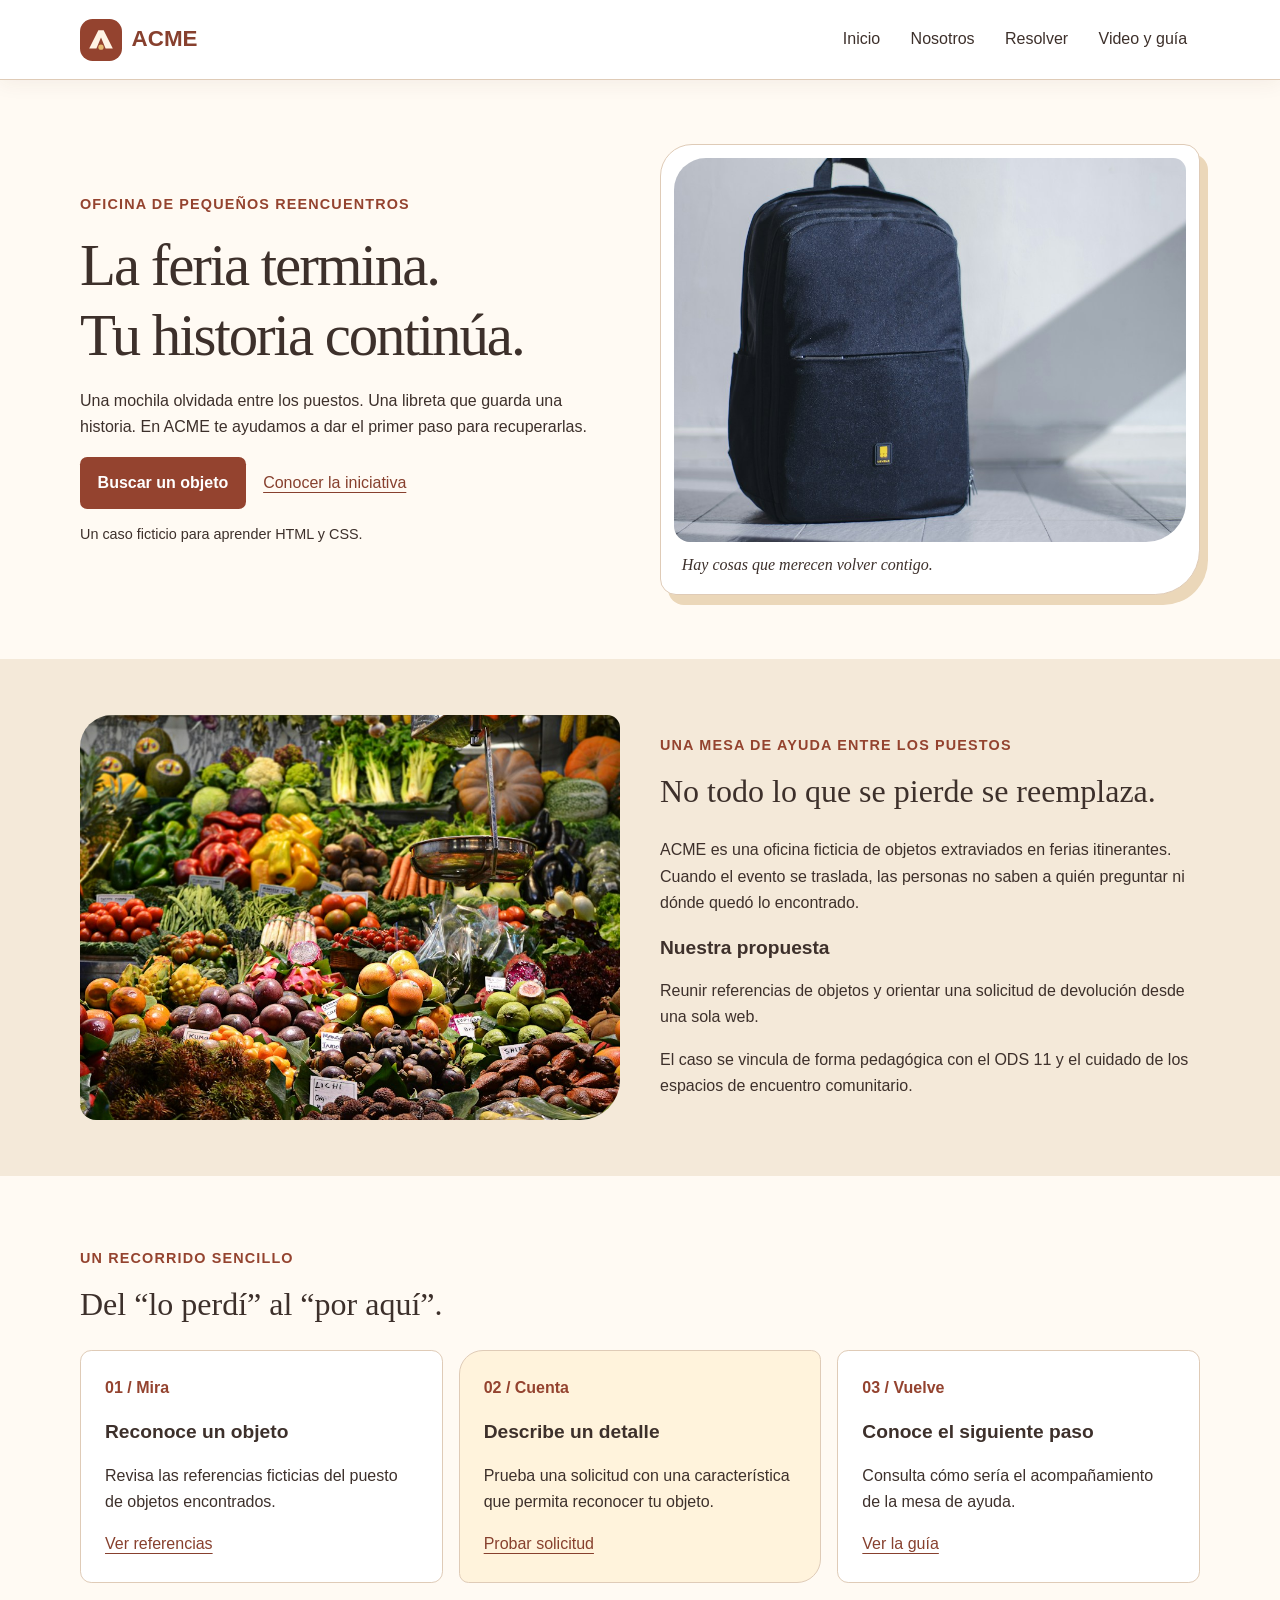
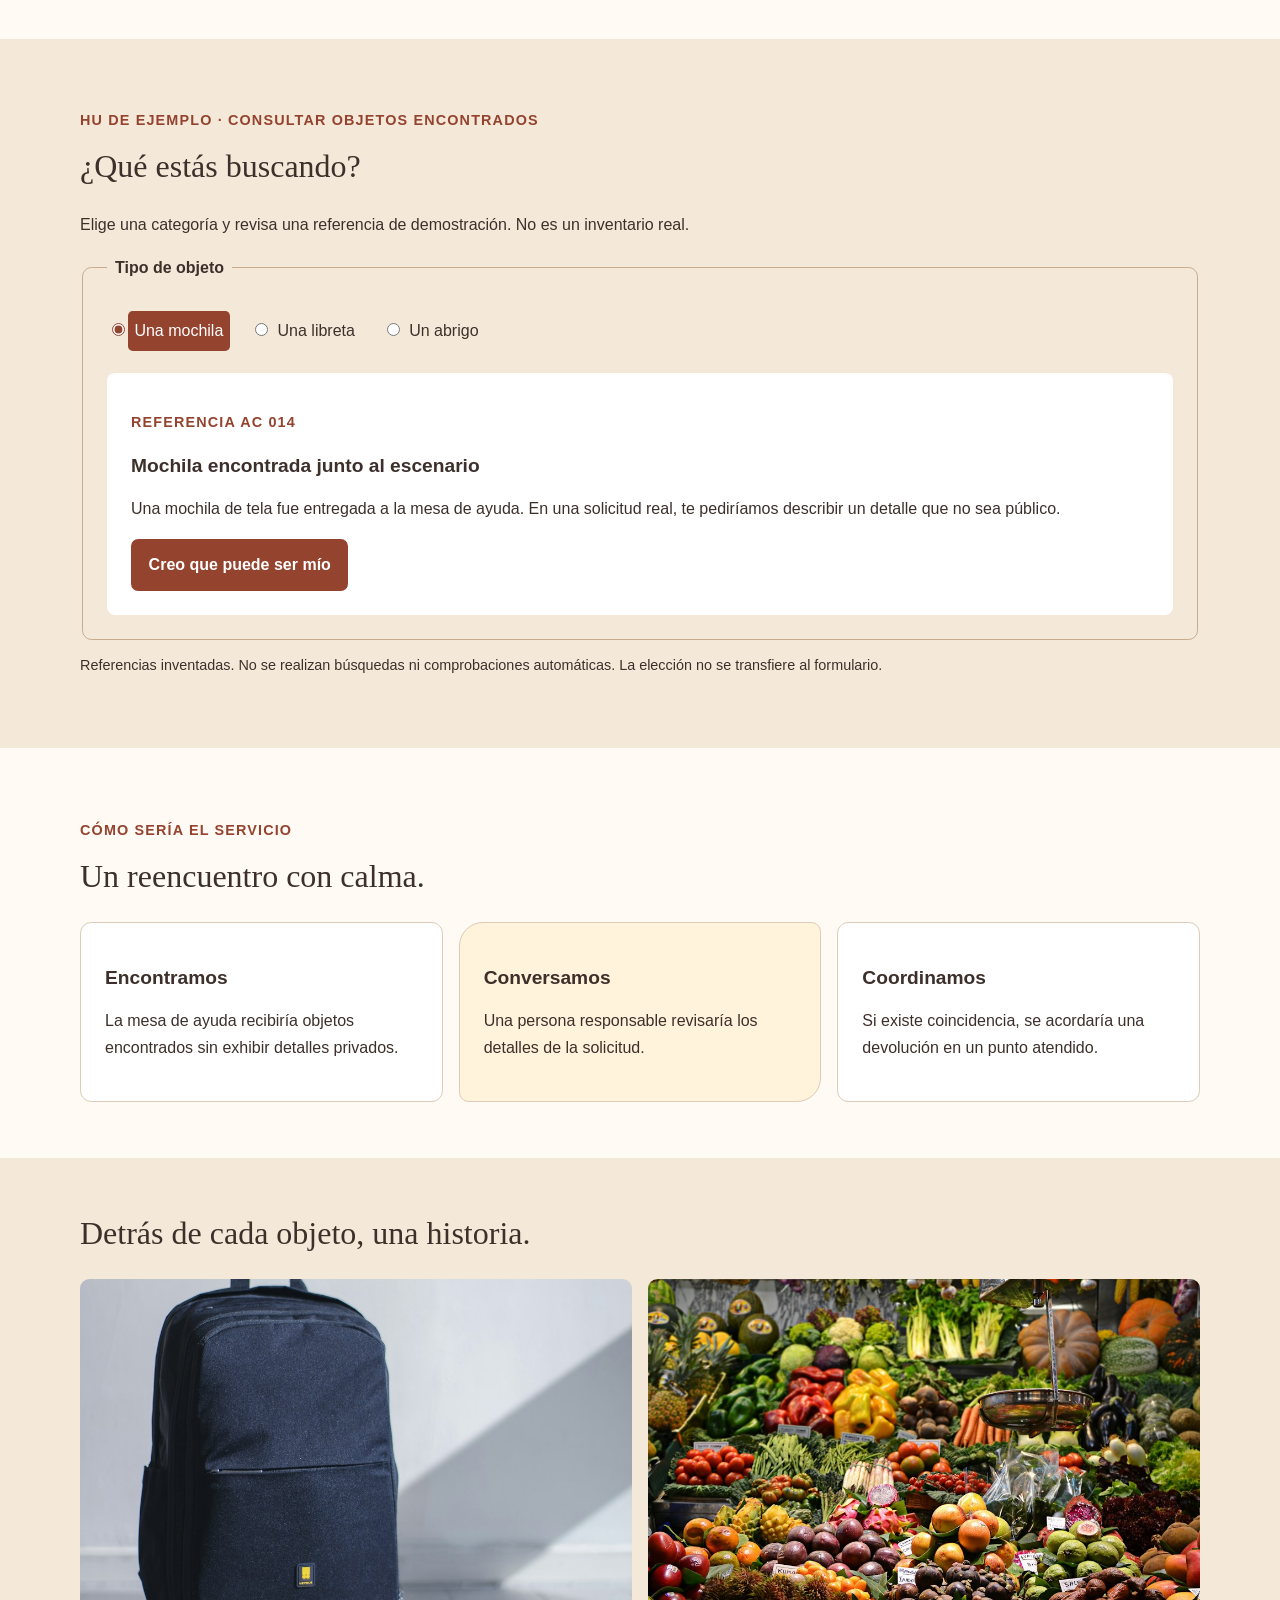
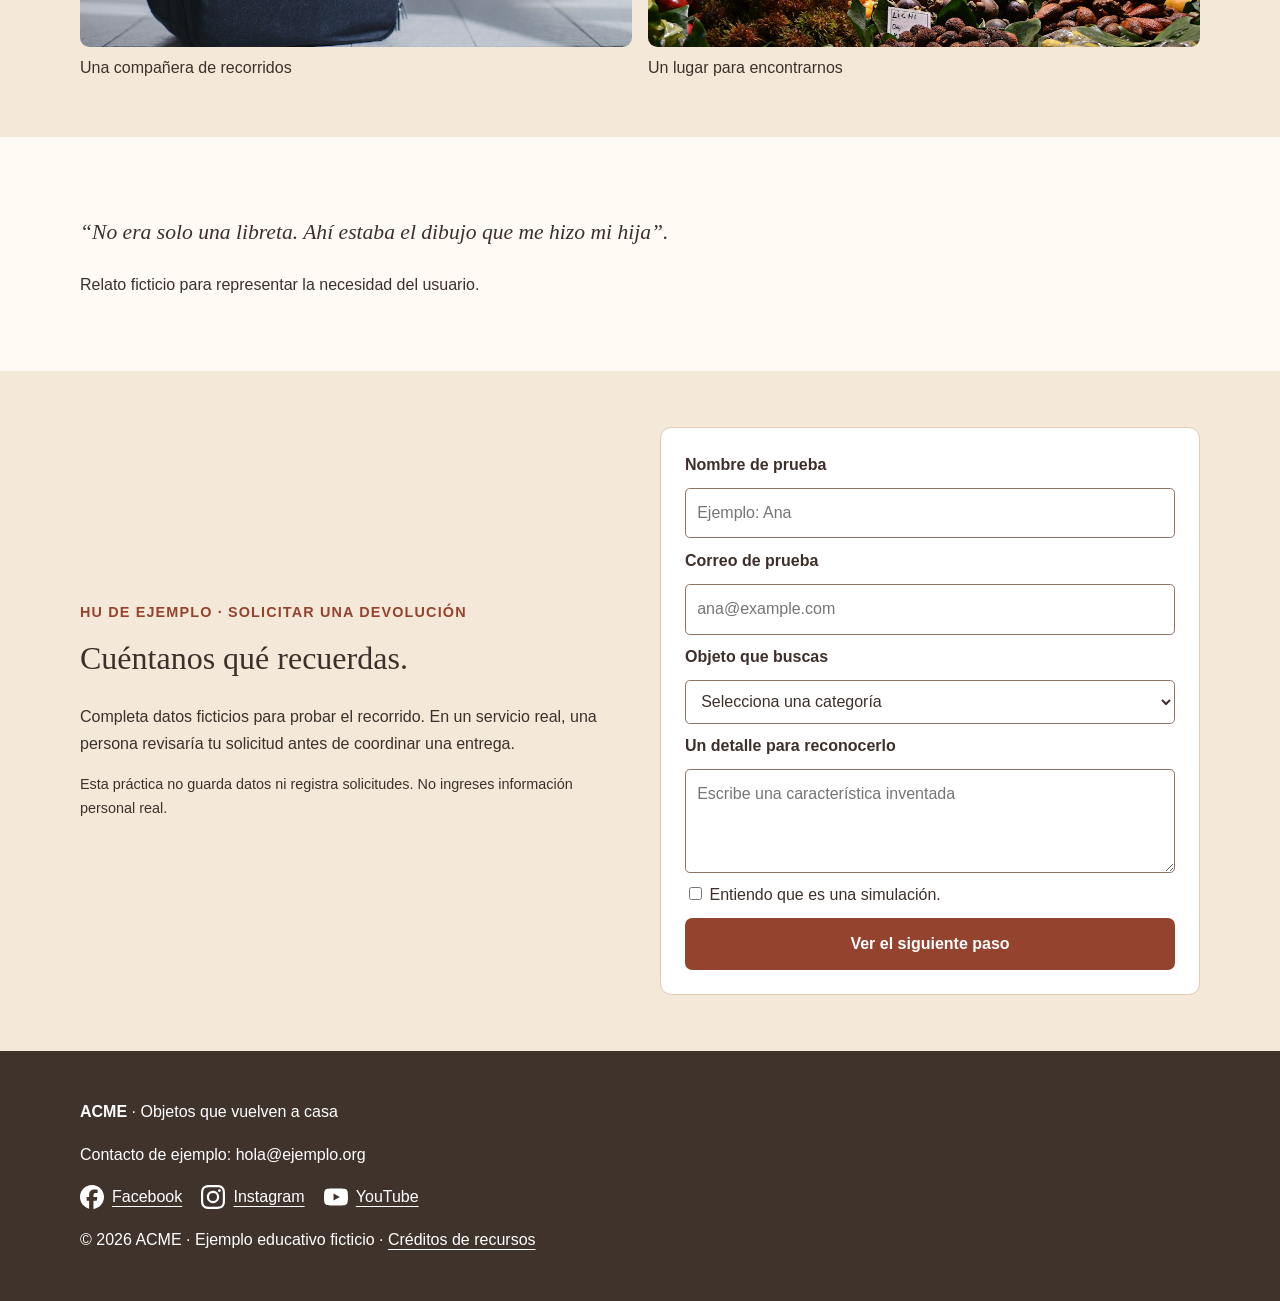
<file: index.html>
<!DOCTYPE html>
<html lang="es">
<head>
  <meta charset="UTF-8">
  <!-- PASO 1: permite que el navegador use el ancho real del celular. -->
  <meta name="viewport" content="width=device-width, initial-scale=1.0">
  <title>Inicio | ACME</title>
  <!-- PASO 2: conectar este HTML con el archivo CSS compartido. -->
  <link rel="stylesheet" href="css/estilos.css">
  <!-- Este icono aparece en la pestaña del navegador. -->
  <link rel="icon" type="image/svg+xml" href="iconos/favicon.svg">
</head>
<body>
<a class="saltar" href="#contenido">Saltar al contenido</a>
<!-- PASO 3: este header permanece visible con position: sticky en CSS. -->
<header class="cabecera">
  <div class="contenedor barra">
    <a class="marca" href="index.html"><img src="iconos/favicon.svg" alt="" width="42" height="42">ACME</a>
    <!-- PASO 4: la lista principal se ordena horizontalmente con Flexbox. -->
    <nav aria-label="Navegación principal">
      <ul class="menu">
        <li><a href="index.html#inicio">Inicio</a></li>
        <li><a href="index.html#nosotros">Nosotros</a></li>
        <li>
          <!-- details abre el submenú con clic, Enter o toque; no necesita JS. -->
          <details class="desplegable">
            <summary>Resolver</summary>
            <!-- Esta lista es el menú vertical desplegable. -->
            <ul class="submenu">
              <li><a href="index.html#servicios">Servicios</a></li>
              <li><a href="index.html#orientador">Ver objetos</a></li>
              <li><a href="index.html#contacto">Solicitar devolución</a></li>
            </ul>
          </details>
        </li>
        
        
        <li><a href="recursos.html">Video y guía</a></li>
      </ul>
    </nav>
  </div>
</header>
<main id="contenido">
  <!-- PASO 5: el inicio está en la sección, no en el header sticky. -->
  <section id="inicio" class="hero contenedor dos-columnas" aria-labelledby="titulo">
    <div><p class="etiqueta">Oficina de pequeños reencuentros</p>
      <h1 id="titulo">La feria termina.<br>Tu historia continúa.</h1>
      <p>Una mochila olvidada entre los puestos. Una libreta que guarda una historia. En ACME te ayudamos a dar el primer paso para recuperarlas.</p>
      <a class="boton" href="#orientador">Buscar un objeto</a>
      <a class="enlace" href="recursos.html">Conocer la iniciativa</a>
      <p class="nota">Un caso ficticio para aprender HTML y CSS.</p>
    </div>
    <figure class="postal"><img class="foto" src="imagenes/mochila.jpg" alt="Mochila preparada para una salida" width="1000" height="667"><figcaption>Hay cosas que merecen volver contigo.</figcaption></figure>
  </section>
  <section id="nosotros" class="seccion fondo"><div class="contenedor dos-columnas">
    <img class="foto" src="imagenes/feria.jpg" alt="Productos y puestos de una feria" width="1000" height="667" loading="lazy">
    <div><p class="etiqueta">Una mesa de ayuda entre los puestos</p><h2>No todo lo que se pierde se reemplaza.</h2><p>ACME es una oficina ficticia de objetos extraviados en ferias itinerantes. Cuando el evento se traslada, las personas no saben a quién preguntar ni dónde quedó lo encontrado.</p><h3>Nuestra propuesta</h3><p>Reunir referencias de objetos y orientar una solicitud de devolución desde una sola web.</p><p>El caso se vincula de forma pedagógica con el ODS 11 y el cuidado de los espacios de encuentro comunitario.</p></div>
  </div></section>
  <section id="servicios" class="seccion contenedor"><p class="etiqueta">Un recorrido sencillo</p><h2>Del “lo perdí” al “por aquí”.</h2>
    <div class="tarjetas">
      <article class="tarjeta"><span class="numero">01 / Mira</span><h3>Reconoce un objeto</h3><p>Revisa las referencias ficticias del puesto de objetos encontrados.</p><a href="#orientador">Ver referencias</a></article>
      <article class="tarjeta"><span class="numero">02 / Cuenta</span><h3>Describe un detalle</h3><p>Prueba una solicitud con una característica que permita reconocer tu objeto.</p><a href="#contacto">Probar solicitud</a></article>
      <article class="tarjeta"><span class="numero">03 / Vuelve</span><h3>Conoce el siguiente paso</h3><p>Consulta cómo sería el acompañamiento de la mesa de ayuda.</p><a href="recursos.html">Ver la guía</a></article>
    </div>
  </section>
  <section id="orientador" class="seccion fondo"><div class="contenedor">
    <p class="etiqueta">HU de ejemplo · Consultar objetos encontrados</p><h2>¿Qué estás buscando?</h2><p>Elige una categoría y revisa una referencia de demostración. No es un inventario real.</p>
    <!-- PASO 7: mismo name, distintos id. Los radios controlan paneles con CSS. -->
    <fieldset class="orientador"><legend>Tipo de objeto</legend>
      <input type="radio" name="objeto" id="mochila" checked><label for="mochila">Una mochila</label>
      <input type="radio" name="objeto" id="libreta"><label for="libreta">Una libreta</label>
      <input type="radio" name="objeto" id="abrigo"><label for="abrigo">Un abrigo</label>
      <div class="resultados">
        <div class="respuesta mochila"><p class="etiqueta">Referencia AC 014</p><h3>Mochila encontrada junto al escenario</h3><p>Una mochila de tela fue entregada a la mesa de ayuda. En una solicitud real, te pediríamos describir un detalle que no sea público.</p></div>
        <div class="respuesta libreta"><p class="etiqueta">Referencia AC 021</p><h3>Libreta encontrada en el puesto de artesanía</h3><p>Una libreta con hojas escritas quedó junto a una mesa. No publicamos su contenido. Describe una característica para iniciar una revisión de ejemplo.</p></div>
        <div class="respuesta abrigo"><p class="etiqueta">Referencia AC 028</p><h3>Abrigo encontrado en la zona de descanso</h3><p>Una prenda fue entregada al cierre de la feria. Consulta cómo sería una coordinación de devolución con el equipo.</p></div>
        <a class="boton" href="#contacto">Creo que puede ser mío</a>
      </div>
    </fieldset>
    <p class="nota">Referencias inventadas. No se realizan búsquedas ni comprobaciones automáticas. La elección no se transfiere al formulario.</p>
  </div></section>
  <section id="proyectos" class="seccion contenedor"><p class="etiqueta">Cómo sería el servicio</p><h2>Un reencuentro con calma.</h2><div class="tarjetas"><article class="tarjeta"><h3>Encontramos</h3><p>La mesa de ayuda recibiría objetos encontrados sin exhibir detalles privados.</p></article><article class="tarjeta"><h3>Conversamos</h3><p>Una persona responsable revisaría los detalles de la solicitud.</p></article><article class="tarjeta"><h3>Coordinamos</h3><p>Si existe coincidencia, se acordaría una devolución en un punto atendido.</p></article></div></section>
  <section id="galeria" class="seccion fondo"><div class="contenedor"><h2>Detrás de cada objeto, una historia.</h2><div class="galeria"><figure><img src="imagenes/mochila.jpg" alt="Mochila de referencia para la iniciativa" width="1000" height="667" loading="lazy"><figcaption>Una compañera de recorridos</figcaption></figure><figure><img src="imagenes/feria.jpg" alt="Productos expuestos en una feria" width="1000" height="667" loading="lazy"><figcaption>Un lugar para encontrarnos</figcaption></figure></div></div></section>
  <section id="testimonios" class="seccion contenedor"><blockquote>“No era solo una libreta. Ahí estaba el dibujo que me hizo mi hija”.</blockquote><p>Relato ficticio para representar la necesidad del usuario.</p></section>
  <section id="contacto" class="seccion fondo"><div class="contenedor dos-columnas">
    <div><p class="etiqueta">HU de ejemplo · Solicitar una devolución</p><h2>Cuéntanos qué recuerdas.</h2><p>Completa datos ficticios para probar el recorrido. En un servicio real, una persona revisaría tu solicitud antes de coordinar una entrega.</p><p class="nota">Esta práctica no guarda datos ni registra solicitudes. No ingreses información personal real.</p></div>
    <!-- PASO 8: required valida campos. Sin name: no añadimos datos a la URL. -->
    <form action="confirmacion.html" method="get" class="formulario">
      <label for="nombre">Nombre de prueba</label><input id="nombre" type="text" required maxlength="60" placeholder="Ejemplo: Ana" autocomplete="off">
      <label for="correo">Correo de prueba</label><input id="correo" type="email" required placeholder="ana@example.com" autocomplete="off">
      <label for="actividad">Objeto que buscas</label><select id="actividad" required><option value="">Selecciona una categoría</option><option>Mochila</option><option>Libreta</option><option>Abrigo</option></select>
      <label for="detalle">Un detalle para reconocerlo</label><textarea id="detalle" required minlength="8" maxlength="240" rows="3" placeholder="Escribe una característica inventada"></textarea>
      <div><input id="acepto" type="checkbox" required> <label for="acepto">Entiendo que es una simulación.</label></div>
      <button type="submit" class="boton">Ver el siguiente paso</button>
    </form>
  </div></section>
</main>
<!-- PASO FINAL: pie compartido por las páginas del sitio. -->
<footer class="pie">
  <div class="contenedor">
    <p><strong>ACME</strong> · Objetos que vuelven a casa</p>
    <p>Contacto de ejemplo: hola@ejemplo.org</p>
    <nav class="redes" aria-label="Redes sociales de referencia">
      <!-- Son páginas generales de las redes; reemplazar por cuentas del proyecto. -->
      <a href="https://www.facebook.com/" target="_blank" rel="noopener noreferrer"><img src="iconos/facebook.svg" alt="" width="24" height="24">Facebook</a>
      <a href="https://www.instagram.com/" target="_blank" rel="noopener noreferrer"><img src="iconos/instagram.svg" alt="" width="24" height="24">Instagram</a>
      <a href="https://www.youtube.com/" target="_blank" rel="noopener noreferrer"><img src="iconos/youtube.svg" alt="" width="24" height="24">YouTube</a>
    </nav>
    <p>© 2026 ACME · Ejemplo educativo ficticio · <a href="FUENTES.txt">Créditos de recursos</a></p>
  </div>
</footer>
</body>
</html>
</file>
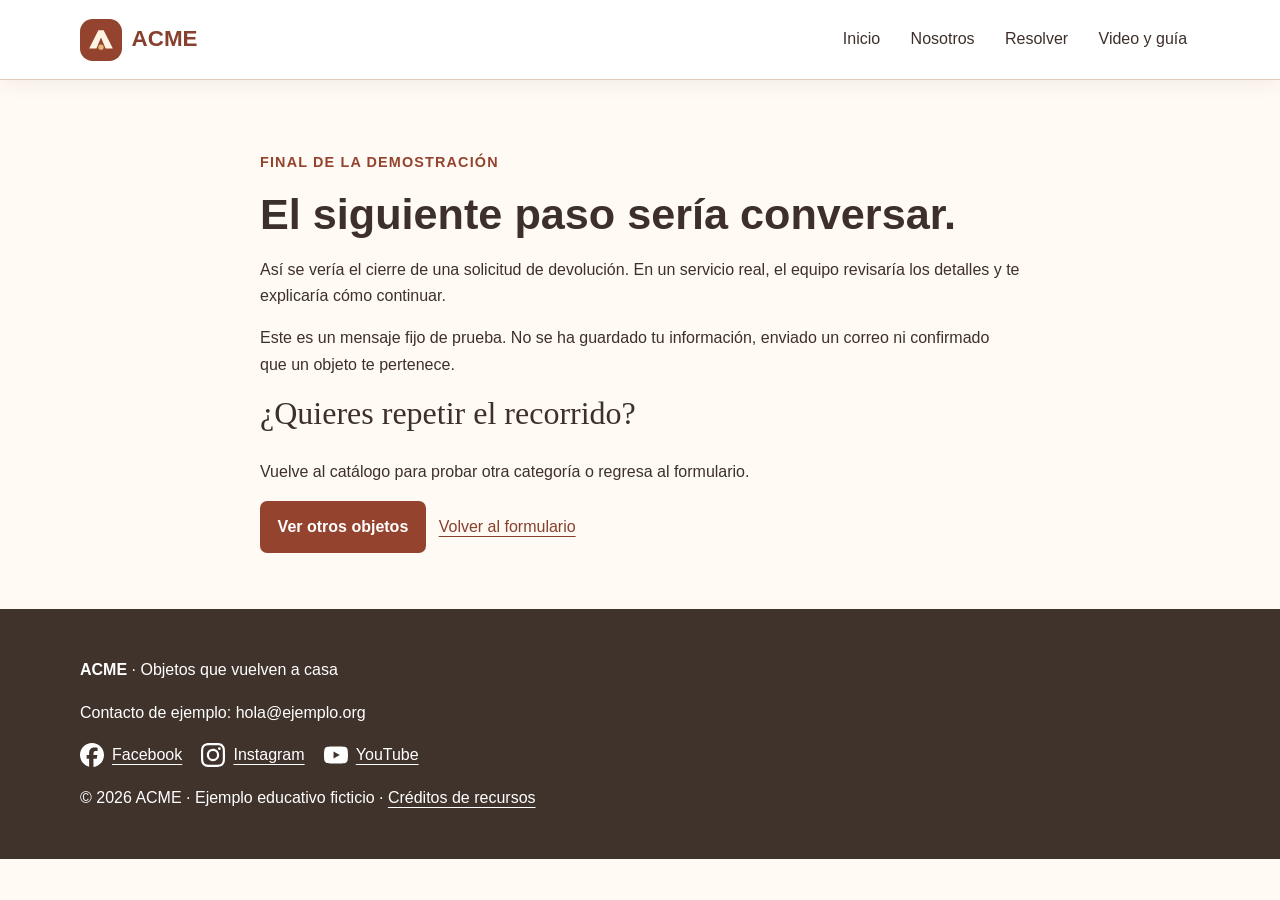
<file: confirmacion.html>
<!DOCTYPE html>
<html lang="es">
<head>
  <meta charset="UTF-8">
  <!-- PASO 1: permite que el navegador use el ancho real del celular. -->
  <meta name="viewport" content="width=device-width, initial-scale=1.0">
  <title>Siguiente paso | ACME</title>
  <!-- PASO 2: conectar este HTML con el archivo CSS compartido. -->
  <link rel="stylesheet" href="css/estilos.css">
  <!-- Este icono aparece en la pestaña del navegador. -->
  <link rel="icon" type="image/svg+xml" href="iconos/favicon.svg">
</head>
<body>
<a class="saltar" href="#contenido">Saltar al contenido</a>
<!-- PASO 3: este header permanece visible con position: sticky en CSS. -->
<header class="cabecera">
  <div class="contenedor barra">
    <a class="marca" href="index.html"><img src="iconos/favicon.svg" alt="" width="42" height="42">ACME</a>
    <!-- PASO 4: la lista principal se ordena horizontalmente con Flexbox. -->
    <nav aria-label="Navegación principal">
      <ul class="menu">
        <li><a href="index.html#inicio">Inicio</a></li>
        <li><a href="index.html#nosotros">Nosotros</a></li>
        <li>
          <!-- details abre el submenú con clic, Enter o toque; no necesita JS. -->
          <details class="desplegable">
            <summary>Resolver</summary>
            <!-- Esta lista es el menú vertical desplegable. -->
            <ul class="submenu">
              <li><a href="index.html#servicios">Servicios</a></li>
              <li><a href="index.html#orientador">Ver objetos</a></li>
              <li><a href="index.html#contacto">Solicitar devolución</a></li>
            </ul>
          </details>
        </li>
        
        
        <li><a href="recursos.html">Video y guía</a></li>
      </ul>
    </nav>
  </div>
</header>
<main id="contenido" class="contenedor seccion"><section class="confirmacion" aria-labelledby="confirmado"><p class="etiqueta">Final de la demostración</p><h1 id="confirmado">El siguiente paso sería conversar.</h1><p>Así se vería el cierre de una solicitud de devolución. En un servicio real, el equipo revisaría los detalles y te explicaría cómo continuar.</p><p>Este es un mensaje fijo de prueba. No se ha guardado tu información, enviado un correo ni confirmado que un objeto te pertenece.</p><h2>¿Quieres repetir el recorrido?</h2><p>Vuelve al catálogo para probar otra categoría o regresa al formulario.</p><a class="boton" href="index.html#orientador">Ver otros objetos</a><a class="enlace" href="index.html#contacto">Volver al formulario</a></section></main>
<!-- PASO FINAL: pie compartido por las páginas del sitio. -->
<footer class="pie">
  <div class="contenedor">
    <p><strong>ACME</strong> · Objetos que vuelven a casa</p>
    <p>Contacto de ejemplo: hola@ejemplo.org</p>
    <nav class="redes" aria-label="Redes sociales de referencia">
      <!-- Son páginas generales de las redes; reemplazar por cuentas del proyecto. -->
      <a href="https://www.facebook.com/" target="_blank" rel="noopener noreferrer"><img src="iconos/facebook.svg" alt="" width="24" height="24">Facebook</a>
      <a href="https://www.instagram.com/" target="_blank" rel="noopener noreferrer"><img src="iconos/instagram.svg" alt="" width="24" height="24">Instagram</a>
      <a href="https://www.youtube.com/" target="_blank" rel="noopener noreferrer"><img src="iconos/youtube.svg" alt="" width="24" height="24">YouTube</a>
    </nav>
    <p>© 2026 ACME · Ejemplo educativo ficticio · <a href="FUENTES.txt">Créditos de recursos</a></p>
  </div>
</footer>
</body>
</html>
</file>
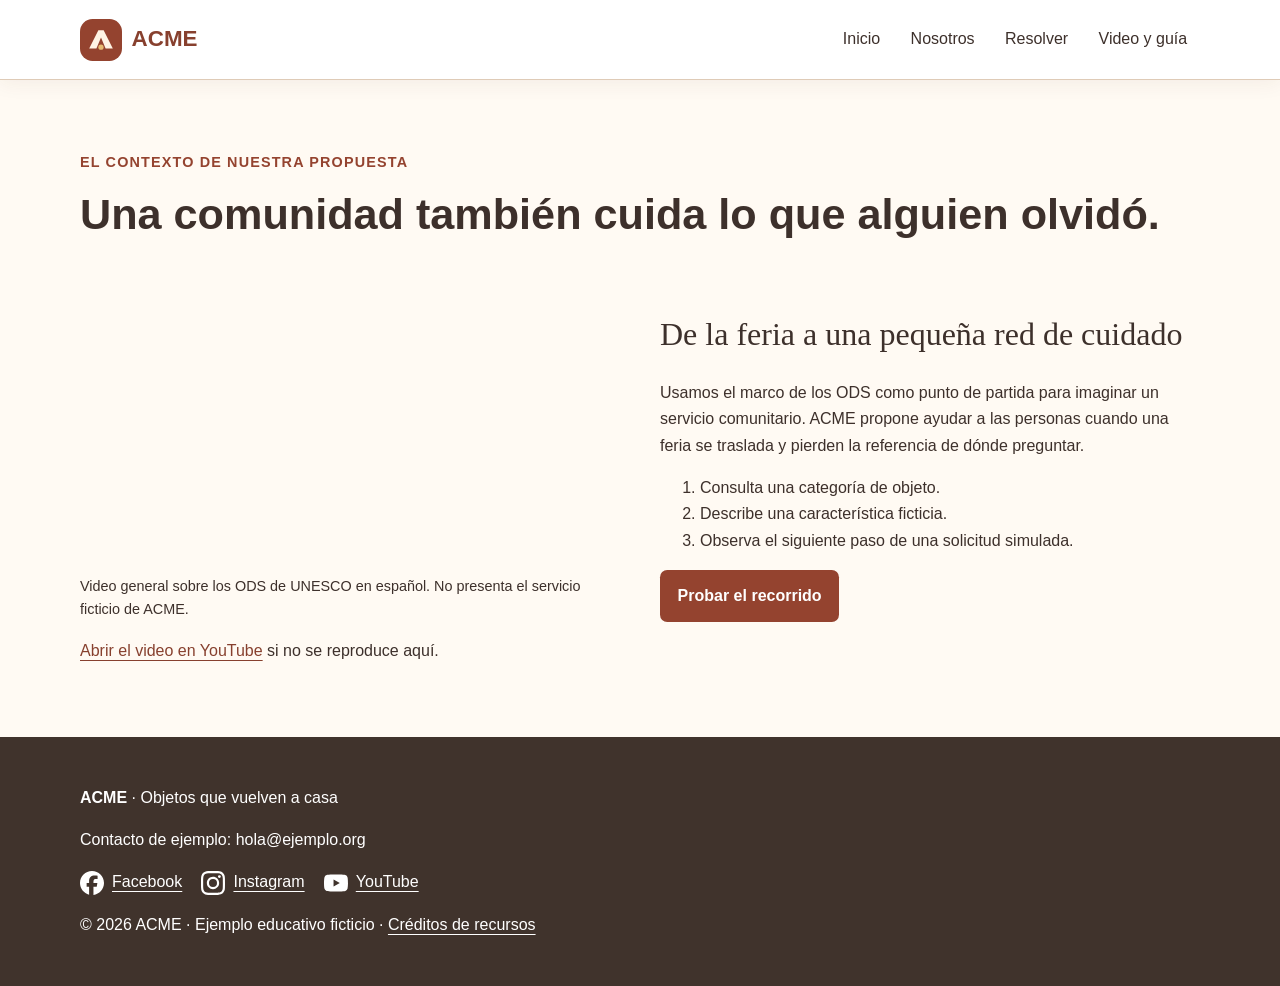
<file: recursos.html>
<!DOCTYPE html>
<html lang="es">
<head>
  <meta charset="UTF-8">
  <!-- PASO 1: permite que el navegador use el ancho real del celular. -->
  <meta name="viewport" content="width=device-width, initial-scale=1.0">
  <title>Video y guía | ACME</title>
  <!-- PASO 2: conectar este HTML con el archivo CSS compartido. -->
  <link rel="stylesheet" href="css/estilos.css">
  <!-- Este icono aparece en la pestaña del navegador. -->
  <link rel="icon" type="image/svg+xml" href="iconos/favicon.svg">
</head>
<body>
<a class="saltar" href="#contenido">Saltar al contenido</a>
<!-- PASO 3: este header permanece visible con position: sticky en CSS. -->
<header class="cabecera">
  <div class="contenedor barra">
    <a class="marca" href="index.html"><img src="iconos/favicon.svg" alt="" width="42" height="42">ACME</a>
    <!-- PASO 4: la lista principal se ordena horizontalmente con Flexbox. -->
    <nav aria-label="Navegación principal">
      <ul class="menu">
        <li><a href="index.html#inicio">Inicio</a></li>
        <li><a href="index.html#nosotros">Nosotros</a></li>
        <li>
          <!-- details abre el submenú con clic, Enter o toque; no necesita JS. -->
          <details class="desplegable">
            <summary>Resolver</summary>
            <!-- Esta lista es el menú vertical desplegable. -->
            <ul class="submenu">
              <li><a href="index.html#servicios">Servicios</a></li>
              <li><a href="index.html#orientador">Ver objetos</a></li>
              <li><a href="index.html#contacto">Solicitar devolución</a></li>
            </ul>
          </details>
        </li>
        
        
        <li><a href="recursos.html">Video y guía</a></li>
      </ul>
    </nav>
  </div>
</header>
<main id="contenido" class="contenedor seccion"><p class="etiqueta">El contexto de nuestra propuesta</p><h1>Una comunidad también cuida lo que alguien olvidó.</h1>
  <section class="dos-columnas" aria-labelledby="video-titulo"><div>
    <!-- PASO 9: video de referencia. El enlace alternativo siempre está disponible. -->
    <iframe
  class="video"
  src="https://www.youtube.com/embed/gQBJfYlDOvA"
  title="Objetivos de Desarrollo Sostenible"
  referrerpolicy="strict-origin-when-cross-origin"
  allow="accelerometer; autoplay; clipboard-write; encrypted-media; gyroscope; picture-in-picture"
  allowfullscreen>
</iframe>
    <p class="nota">Video general sobre los ODS de UNESCO en español. No presenta el servicio ficticio de ACME.</p><p><a href="https://www.youtube.com/watch?v=MCKH5xk8X-g" target="_blank" rel="noopener noreferrer">Abrir el video en YouTube</a> si no se reproduce aquí.</p></div>
    <div><h2 id="video-titulo">De la feria a una pequeña red de cuidado</h2><p>Usamos el marco de los ODS como punto de partida para imaginar un servicio comunitario. ACME propone ayudar a las personas cuando una feria se traslada y pierden la referencia de dónde preguntar.</p><ol><li>Consulta una categoría de objeto.</li><li>Describe una característica ficticia.</li><li>Observa el siguiente paso de una solicitud simulada.</li></ol><a class="boton" href="index.html#orientador">Probar el recorrido</a></div>
  </section></main>
<!-- PASO FINAL: pie compartido por las páginas del sitio. -->
<footer class="pie">
  <div class="contenedor">
    <p><strong>ACME</strong> · Objetos que vuelven a casa</p>
    <p>Contacto de ejemplo: hola@ejemplo.org</p>
    <nav class="redes" aria-label="Redes sociales de referencia">
      <!-- Son páginas generales de las redes; reemplazar por cuentas del proyecto. -->
      <a href="https://www.facebook.com/" target="_blank" rel="noopener noreferrer"><img src="iconos/facebook.svg" alt="" width="24" height="24">Facebook</a>
      <a href="https://www.instagram.com/" target="_blank" rel="noopener noreferrer"><img src="iconos/instagram.svg" alt="" width="24" height="24">Instagram</a>
      <a href="https://www.youtube.com/" target="_blank" rel="noopener noreferrer"><img src="iconos/youtube.svg" alt="" width="24" height="24">YouTube</a>
    </nav>
    <p>© 2026 ACME · Ejemplo educativo ficticio · <a href="FUENTES.txt">Créditos de recursos</a></p>
  </div>
</footer>
</body>
</html>
</file>
<file: css/estilos.css>
/* PASO 1. El ancho incluye padding y borde: facilita calcular tamaños. */
* { box-sizing: border-box; }
/* PASO 2. Estilos generales que heredan los textos. */
body { margin: 0; font-family: Arial, sans-serif; color: #3d302b; background: #fffaf3; line-height: 1.65; }
h1, h2, h3 { line-height: 1.2; }
h1 { font-size: 2.7rem; margin: 0 0 1rem; }
h2 { font-size: 2rem; margin-top: 0; }
h3 { font-size: 1.2rem; }
a { color: #87402e; text-underline-offset: 4px; }
/* El foco visible permite recorrer la web con el teclado. */
a:focus-visible, button:focus-visible, summary:focus-visible, input:focus-visible, select:focus-visible { outline: 3px solid #a84e00; outline-offset: 4px; }
/* PASO 3. Nunca estirar una imagen más allá de su contenedor. */
img { max-width: 100%; height: auto; display: block; }
.contenedor { width: 92%; max-width: 1120px; margin: 0 auto; }
.seccion { padding: 3.5rem 0; }
.fondo { background: #f4e9d9; }
.etiqueta { font-weight: bold; color: #94432f; font-size: .9rem; text-transform: uppercase; letter-spacing: .08em; }
.nota { font-size: .9rem; }
/* PASO 4. Flexbox alinea logo y navegación. wrap evita desbordamientos. */
.cabecera { background: white; border-bottom: 1px solid #dfcbb7; }
.barra { display: flex; align-items: center; justify-content: space-between; gap: 1rem; flex-wrap: wrap; padding: 1rem 0; }
.marca { display: flex; align-items: center; gap: .6rem; text-decoration: none; font-size: 1.4rem; font-weight: bold; }
.menu { display: flex; flex-wrap: wrap; align-items: center; gap: .3rem; list-style: none; margin: 0; padding: 0; }
.menu a, summary { display: block; padding: .65rem .8rem; color: #3d302b; cursor: pointer; }
.menu a { text-decoration: none; }
.menu a:hover, summary:hover { background: #f4e1cc; border-radius: .4rem; }
/* El menú acompaña al usuario al bajar por la página.
   sticky conserva su espacio: no hace falta compensar con padding en body.
   top: 0 lo mantiene pegado arriba; z-index evita que las fotos lo tapen. */
.cabecera { position: sticky; top: 0; z-index: 100; box-shadow: 0 4px 18px #59362210; }
/* Dejar espacio al navegar con #id para que el header no tape el título. */
section[id], main[id] { scroll-margin-top: 130px; }
/* PASO 5. La lista interior es vertical. Solo details controla su apertura. */
.desplegable { position: relative; }
summary { list-style: revert; }
.submenu { position: absolute; top: 100%; left: 0; width: 230px; padding: .5rem; margin: .3rem 0 0; list-style: none; background: white; border: 1px solid #d9bfa6; border-radius: .5rem; box-shadow: 0 8px 20px #59362220; z-index: 10; }
/* PASO 6. Dos columnas iguales: imagen y texto. minmax evita desborde. */
.dos-columnas { display: grid; grid-template-columns: repeat(2, minmax(0, 1fr)); gap: 2.5rem; align-items: center; }
.dos-columnas > * { min-width: 0; }
.hero { padding-top: 4rem; padding-bottom: 4rem; }
.foto { width: 100%; aspect-ratio: 4 / 3; object-fit: cover; border-radius: 2rem .8rem 2.5rem 1rem; }
/* PASO 7. Enlaces y botones con apariencia consistente. */
.boton { display: inline-block; padding: .8rem 1.1rem; background: #94432f; color: white; border: 0; border-radius: .45rem; font: inherit; font-weight: bold; text-decoration: none; cursor: pointer; }
.boton:hover { background: #71301f; }
.enlace { display: inline-block; margin: .8rem; }
/* PASO 8. Tres tarjetas en escritorio. */
.tarjetas { display: grid; grid-template-columns: repeat(3, minmax(0, 1fr)); gap: 1rem; }
.tarjeta { padding: 1.5rem; border: 1px solid #dfcbb7; border-radius: .7rem; background: white; }
.numero { color: #94432f; font-weight: bold; }
.galeria { display: grid; grid-template-columns: repeat(2, minmax(0, 1fr)); gap: 1rem; }
figure { margin: 0; }
.galeria img { width: 100%; aspect-ratio: 3 / 2; object-fit: cover; border-radius: .6rem; }
figcaption { padding-top: .5rem; }
blockquote { margin-left: 0; font-size: 1.35rem; }
/* PASO 9. El orientador responde a los radios sin JavaScript. */
.orientador { border: 1px solid #c8ab8d; border-radius: .6rem; padding: 1.5rem; min-width: 0; }
legend { font-weight: bold; padding: 0 .5rem; }
.orientador > label { display: inline-block; margin: .4rem 1rem .4rem 0; padding: .4rem; cursor: pointer; }
.orientador > input:checked + label { background: #94432f; color: white; border-radius: .3rem; }
.resultados { background: white; padding: 1.5rem; border-radius: .5rem; margin-top: 1rem; }
/* Primero ocultamos los tres paneles. */
.respuesta { display: none; }
/* ~ busca un hermano posterior. :checked identifica la opción marcada. */
#mochila:checked ~ .resultados .mochila,
#libreta:checked ~ .resultados .libreta,
#abrigo:checked ~ .resultados .abrigo { display: block; }
/* PASO 10. Cada campo ocupa una fila del formulario. */
.formulario { display: grid; gap: .6rem; background: white; border: 1px solid #dfcbb7; padding: 1.5rem; border-radius: .7rem; }
.formulario > label { font-weight: bold; }
input[type="text"], input[type="email"], select, textarea { width: 100%; min-width: 0; font: inherit; padding: .7rem; border: 1px solid #8b7465; border-radius: .3rem; background: white; color: #3d302b; }
input[type="radio"], input[type="checkbox"] { accent-color: #94432f; }
/* PASO 11. La proporción del video se conserva a cualquier ancho. */
.video { width: 100%; aspect-ratio: 16 / 9; border: 0; display: block; }
.confirmacion { max-width: 760px; margin: 0 auto; }
.pie { background: #40332c; color: white; padding: 2rem 0; }
.pie a { color: white; }
.redes { display: flex; flex-wrap: wrap; gap: 1.2rem; }
.redes a { display: inline-flex; align-items: center; gap: .5rem; }
.redes img { filter: invert(1); }
.saltar { position: absolute; left: -9999px; }
.saltar:focus { left: 1rem; top: 1rem; padding: 1rem; background: white; z-index: 20; }
/* PASO 12. TABLET: estas reglas se aplican a 900 px o menos. */
@media (max-width: 900px) {
  .barra { gap: .4rem; }
  .tarjetas { grid-template-columns: repeat(2, minmax(0, 1fr)); }
  h1 { font-size: 2.2rem; }
}
/* PASO 13. CELULAR: cambiamos columnas por una sola columna. */
@media (max-width: 600px) {
  h1 { font-size: 1.9rem; }
  h2 { font-size: 1.6rem; }
  .dos-columnas, .tarjetas, .galeria { grid-template-columns: 1fr; }
  .dos-columnas { gap: 1.5rem; }
  .hero, .seccion { padding-top: 2.2rem; padding-bottom: 2.2rem; }
  .barra nav { width: 100%; }
  .menu { flex-direction: row; flex-wrap: wrap; gap: 0; }
  .menu a, summary { padding: .45rem .55rem; font-size: .95rem; }
  /* Conserva el desplegable vertical bajo Resolver y dentro de la pantalla. */
  .submenu { left: auto; right: 0; width: 205px; max-width: 85vw; max-height: 55vh; overflow-y: auto; }
  section[id], main[id] { scroll-margin-top: 190px; }
  .enlace { margin-left: 0; }
  .formulario, .orientador, .resultados { padding: 1rem; }
}

/* Detalles cálidos: fondo de papel, acento terracota y bordes suaves. */
.postal { background: #fff; padding: .8rem; border: 1px solid #dfcbb7;
  border-radius: 2rem 1rem 2.8rem 1rem; box-shadow: 8px 10px 0 #ebd7b9; }
.postal figcaption { padding: .6rem .5rem .2rem; font-family: Georgia, serif; font-style: italic; }
.hero h1 { font-family: Georgia, serif; font-weight: normal; font-size: clamp(2.2rem, 4.6vw, 3.8rem); letter-spacing: -.035em; }
h2 { font-family: Georgia, serif; font-weight: normal; }
.tarjeta:nth-child(2) { background: #fff3dc; border-radius: 1.5rem .6rem 1.5rem .6rem; }
blockquote { font-family: Georgia, serif; font-style: italic; max-width: 780px; }
textarea { resize: vertical; }
@media (max-width: 600px) {
  .barra { padding: .6rem 0; }
  .marca { font-size: 1.2rem; }
  .marca img { width: 30px; }
}
</file>
